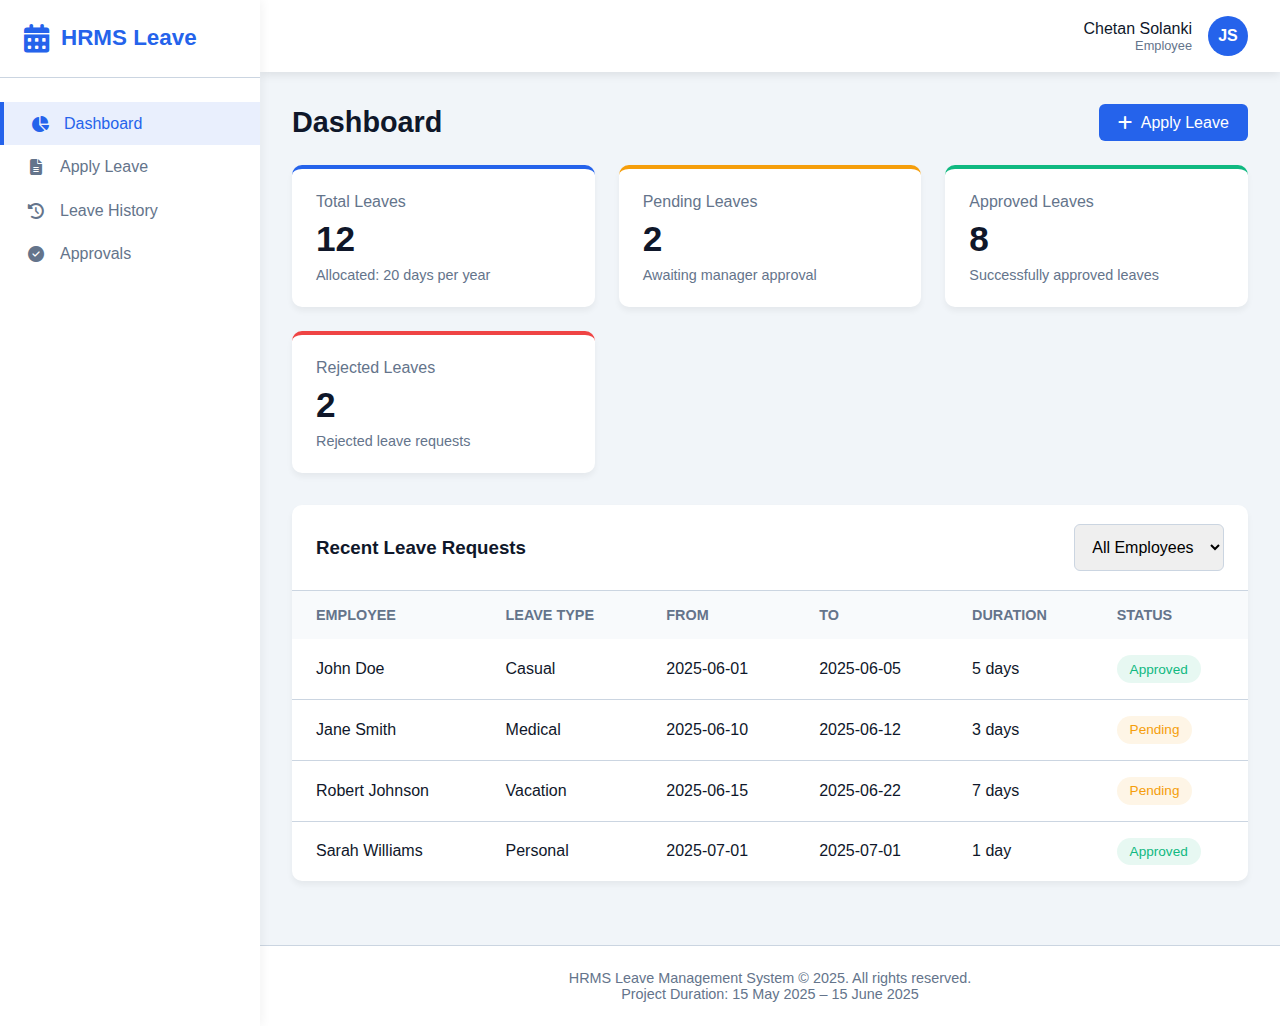
<file: index.html>
<!-- Folder: /hrms-leave-system/index.html -->
<!DOCTYPE html>
<html lang="en">
<head>
    <meta charset="UTF-8">
    <meta name="viewport" content="width=device-width, initial-scale=1.0">
    <title>HRMS - Dashboard</title>
    <link rel="stylesheet" href="style.css">
    <link rel="stylesheet" href="https://cdnjs.cloudflare.com/ajax/libs/font-awesome/6.4.0/css/all.min.css">
</head>
<body>
    <div class="app-container">
        <!-- Sidebar -->
        <div class="sidebar">
            <div class="logo">
                <i class="fas fa-calendar-alt"></i>
                <h1>HRMS Leave</h1>
            </div>
            
            <div class="nav-links">
                <a href="index.html" class="nav-item active">
                    <i class="fas fa-chart-pie"></i>
                    <span>Dashboard</span>
                </a>
                <a href="applyLeave.html" class="nav-item">
                    <i class="fas fa-file-alt"></i>
                    <span>Apply Leave</span>
                </a>
                <a href="leaveHistory.html" class="nav-item">
                    <i class="fas fa-history"></i>
                    <span>Leave History</span>
                </a>
                <a href="approval.html" class="nav-item" id="approval-link">
                    <i class="fas fa-check-circle"></i>
                    <span>Approvals</span>
                </a>
            </div>
        </div>
        
        <!-- Main Content -->
        <div class="main-content">
            <header class="header">
                <div></div> <!-- Empty div for spacing -->
                
                <div class="user-section">
                    <div class="user-info">
                        <div class="name">Chetan Solanki</div>
                        <div class="role" id="user-role">Employee</div>
                    </div>
                    <div class="logout-dropdown">
                        <div class="avatar">JS</div>
                        <div class="dropdown-content">
                            <a href="#"><i class="fas fa-user"></i> Profile</a>
                            <a href="login.html"><i class="fas fa-sign-out-alt"></i> Logout</a>
                        </div>
                    </div>
                </div>
            </header>
            
            <div class="content">
                <!-- Dashboard Page -->
                <section id="dashboard-page" class="page fade-in">
                    <div class="page-title">
                        <h2>Dashboard</h2>
                        <a href="applyLeave.html" class="btn btn-primary">
                            <i class="fas fa-plus"></i> Apply Leave
                        </a>
                    </div>
                    
                    <div class="stats-container">
                        <div class="stat-card total">
                            <h3>Total Leaves</h3>
                            <div class="stat-value">12</div>
                            <div class="stat-detail">Allocated: 20 days per year</div>
                        </div>
                        
                        <div class="stat-card pending">
                            <h3>Pending Leaves</h3>
                            <div class="stat-value">2</div>
                            <div class="stat-detail">Awaiting manager approval</div>
                        </div>
                        
                        <div class="stat-card approved">
                            <h3>Approved Leaves</h3>
                            <div class="stat-value">8</div>
                            <div class="stat-detail">Successfully approved leaves</div>
                        </div>
                        
                        <div class="stat-card rejected">
                            <h3>Rejected Leaves</h3>
                            <div class="stat-value">2</div>
                            <div class="stat-detail">Rejected leave requests</div>
                        </div>
                    </div>
                    
                    <div class="table-container">
                        <div class="table-header">
                            <h3>Recent Leave Requests</h3>
                            <div class="actions">
                                <select>
                                    <option>All Employees</option>
                                    <option>My Team</option>
                                </select>
                            </div>
                        </div>
                        
                        <table>
                            <thead>
                                <tr>
                                    <th>Employee</th>
                                    <th>Leave Type</th>
                                    <th>From</th>
                                    <th>To</th>
                                    <th>Duration</th>
                                    <th>Status</th>
                                </tr>
                            </thead>
                            <tbody>
                                <tr>
                                    <td>John Doe</td>
                                    <td>Casual</td>
                                    <td>2025-06-01</td>
                                    <td>2025-06-05</td>
                                    <td>5 days</td>
                                    <td><span class="status status-approved">Approved</span></td>
                                </tr>
                                <tr>
                                    <td>Jane Smith</td>
                                    <td>Medical</td>
                                    <td>2025-06-10</td>
                                    <td>2025-06-12</td>
                                    <td>3 days</td>
                                    <td><span class="status status-pending">Pending</span></td>
                                </tr>
                                <tr>
                                    <td>Robert Johnson</td>
                                    <td>Vacation</td>
                                    <td>2025-06-15</td>
                                    <td>2025-06-22</td>
                                    <td>7 days</td>
                                    <td><span class="status status-pending">Pending</span></td>
                                </tr>
                                <tr>
                                    <td>Sarah Williams</td>
                                    <td>Personal</td>
                                    <td>2025-07-01</td>
                                    <td>2025-07-01</td>
                                    <td>1 day</td>
                                    <td><span class="status status-approved">Approved</span></td>
                                </tr>
                            </tbody>
                        </table>
                    </div>
                </section>
            </div>
            
            <footer class="footer">
                <p>HRMS Leave Management System &copy; 2025. All rights reserved.</p>
                <p>Project Duration: 15 May 2025 – 15 June 2025</p>
            </footer>
        </div>
    </div>
    
    <script src="employee.js"></script>
</body>
</html>
</file>
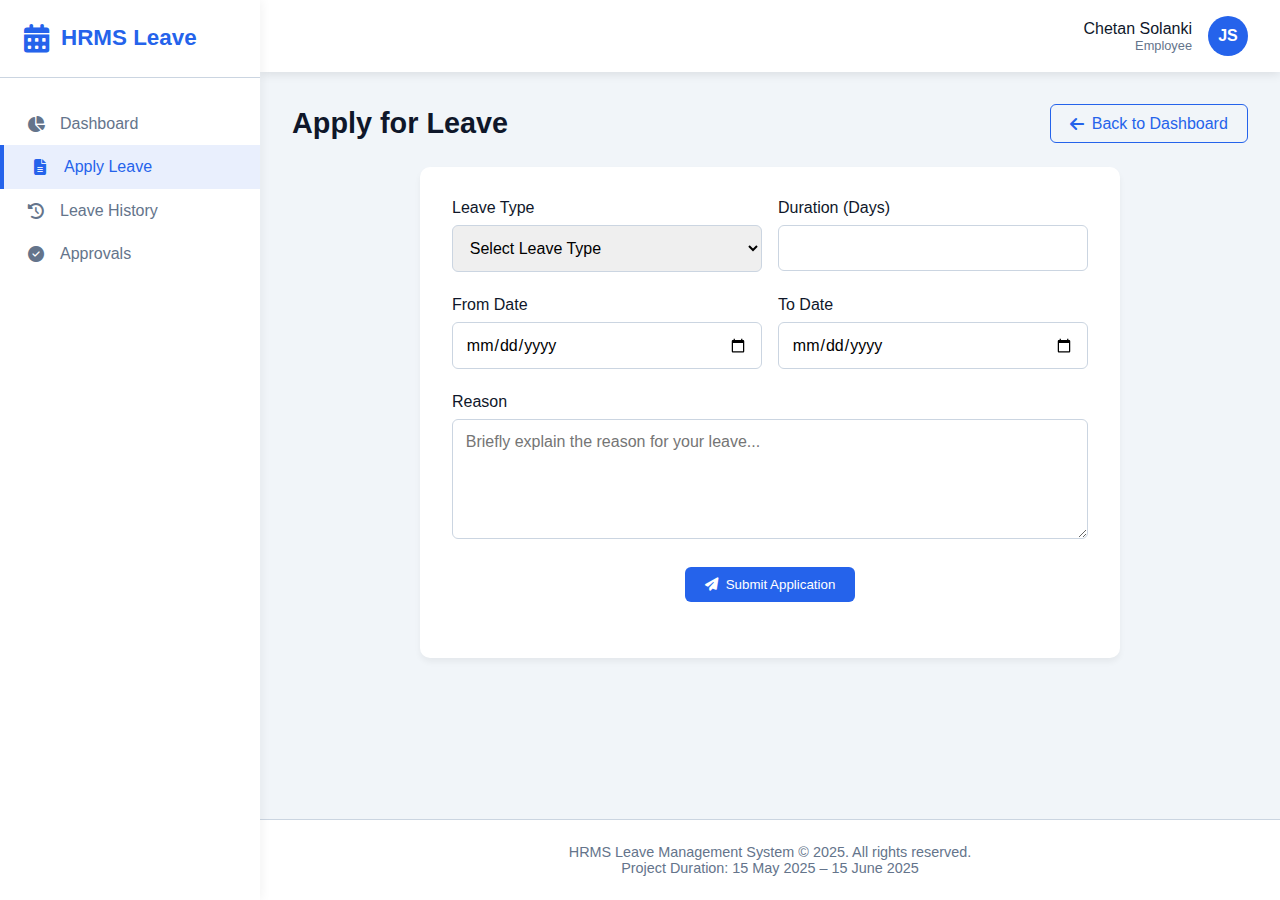
<file: applyLeave.html>
<!-- Folder: /hrms-leave-system/applyLeave.html -->
<!DOCTYPE html>
<html lang="en">
<head>
    <meta charset="UTF-8">
    <meta name="viewport" content="width=device-width, initial-scale=1.0">
    <title>HRMS - Apply Leave</title>
    <link rel="stylesheet" href="style.css">
    <link rel="stylesheet" href="https://cdnjs.cloudflare.com/ajax/libs/font-awesome/6.4.0/css/all.min.css">
</head>
<body>
    <div class="app-container">
        <!-- Sidebar -->
        <div class="sidebar">
            <div class="logo">
                <i class="fas fa-calendar-alt"></i>
                <h1>HRMS Leave</h1>
            </div>
            
            <div class="nav-links">
                <a href="index.html" class="nav-item">
                    <i class="fas fa-chart-pie"></i>
                    <span>Dashboard</span>
                </a>
                <a href="applyLeave.html" class="nav-item active">
                    <i class="fas fa-file-alt"></i>
                    <span>Apply Leave</span>
                </a>
                <a href="leaveHistory.html" class="nav-item">
                    <i class="fas fa-history"></i>
                    <span>Leave History</span>
                </a>
                <a href="approval.html" class="nav-item" id="approval-link">
                    <i class="fas fa-check-circle"></i>
                    <span>Approvals</span>
                </a>
            </div>
        </div>
        
        <!-- Main Content -->
        <div class="main-content">
            <header class="header">
                <div></div> <!-- Empty div for spacing -->
                
                <div class="user-section">
                    <div class="user-info">
                        <div class="name">Chetan Solanki</div>
                        <div class="role" id="user-role">Employee</div>
                    </div>
                    <div class="logout-dropdown">
                        <div class="avatar">JS</div>
                        <div class="dropdown-content">
                            <a href="#"><i class="fas fa-user"></i> Profile</a>
                            <a href="login.html"><i class="fas fa-sign-out-alt"></i> Logout</a>
                        </div>
                    </div>
                </div>
            </header>
            
            <div class="content">
                <!-- Apply Leave Page -->
                <section id="apply-leave-page" class="page fade-in">
                    <div class="page-title">
                        <h2>Apply for Leave</h2>
                        <a href="index.html" class="btn btn-outline">
                            <i class="fas fa-arrow-left"></i> Back to Dashboard
                        </a>
                    </div>
                    
                    <div class="form-container">
                        <form id="leave-form">
                            <div class="form-row">
                                <div class="form-group">
                                    <label for="leave-type">Leave Type</label>
                                    <select id="leave-type" required>
                                        <option value="">Select Leave Type</option>
                                        <option value="casual">Casual Leave</option>
                                        <option value="sick">Sick Leave</option>
                                        <option value="vacation">Vacation</option>
                                        <option value="personal">Personal Leave</option>
                                        <option value="maternity">Maternity Leave</option>
                                        <option value="paternity">Paternity Leave</option>
                                    </select>
                                </div>
                                
                                <div class="form-group">
                                    <label for="duration">Duration (Days)</label>
                                    <input type="number" id="duration" min="0.5" max="30" step="0.5" required>
                                </div>
                            </div>
                            
                            <div class="form-row">
                                <div class="form-group">
                                    <label for="from-date">From Date</label>
                                    <input type="date" id="from-date" required>
                                </div>
                                
                                <div class="form-group">
                                    <label for="to-date">To Date</label>
                                    <input type="date" id="to-date" required>
                                </div>
                            </div>
                            
                            <div class="form-group">
                                <label for="reason">Reason</label>
                                <textarea id="reason" placeholder="Briefly explain the reason for your leave..." required></textarea>
                            </div>
                            
                            <div class="form-group text-center">
                                <button type="submit" class="btn btn-primary">
                                    <i class="fas fa-paper-plane"></i> Submit Application
                                </button>
                            </div>
                        </form>
                    </div>
                </section>
            </div>
            
            <footer class="footer">
                <p>HRMS Leave Management System &copy; 2025. All rights reserved.</p>
                <p>Project Duration: 15 May 2025 – 15 June 2025</p>
            </footer>
        </div>
    </div>
    
    <script src="employee.js"></script>
</body>
</html>
</file>
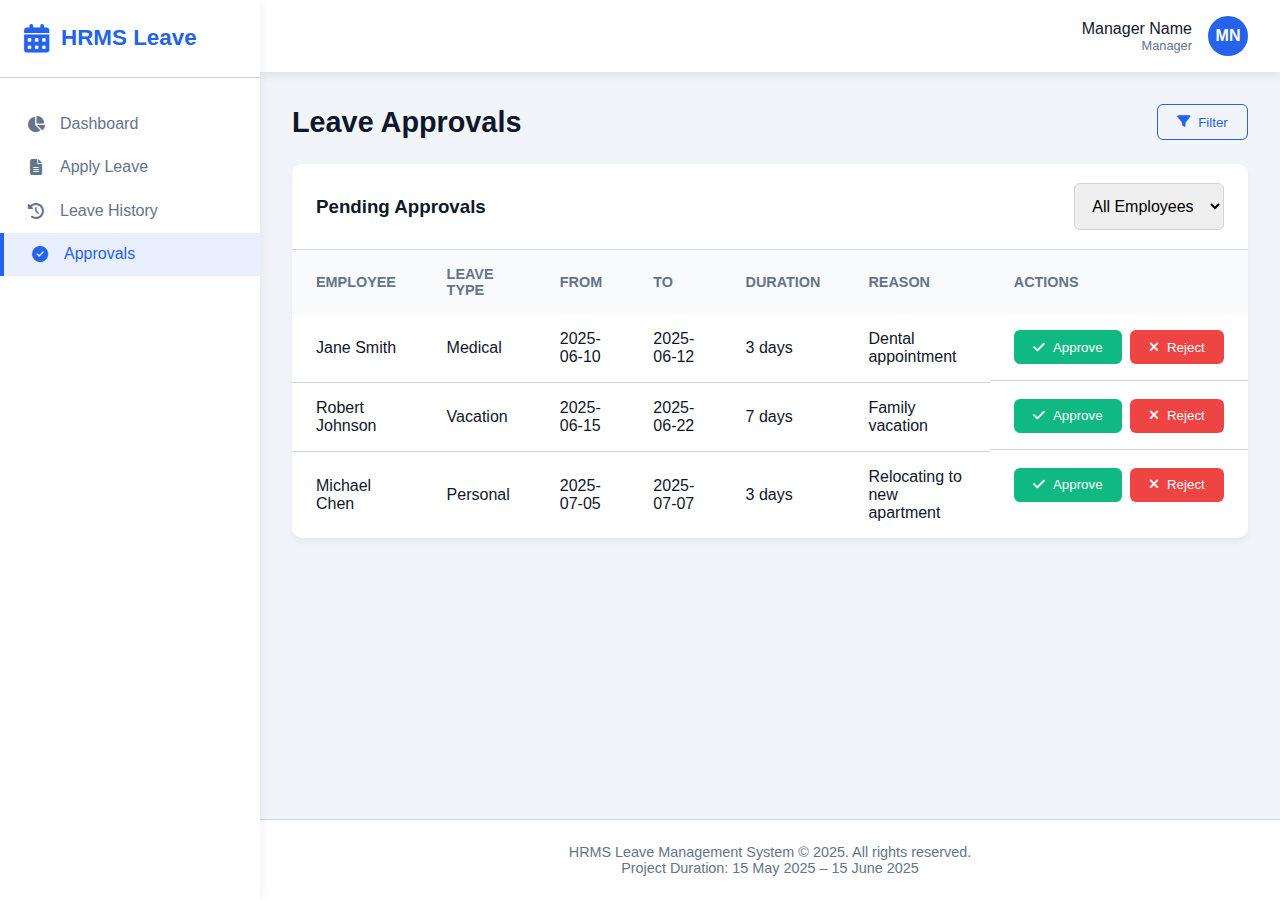
<file: approval.html>
<!-- Folder: /hrms-leave-system/approval.html -->
<!DOCTYPE html>
<html lang="en">
<head>
    <meta charset="UTF-8">
    <meta name="viewport" content="width=device-width, initial-scale=1.0">
    <title>HRMS - Leave Approvals</title>
    <link rel="stylesheet" href="style.css">
    <link rel="stylesheet" href="https://cdnjs.cloudflare.com/ajax/libs/font-awesome/6.4.0/css/all.min.css">
</head>
<body>
    <div class="app-container">
        <!-- Sidebar -->
        <div class="sidebar">
            <div class="logo">
                <i class="fas fa-calendar-alt"></i>
                <h1>HRMS Leave</h1>
            </div>
            
            <div class="nav-links">
                <a href="index.html" class="nav-item">
                    <i class="fas fa-chart-pie"></i>
                    <span>Dashboard</span>
                </a>
                <a href="applyLeave.html" class="nav-item">
                    <i class="fas fa-file-alt"></i>
                    <span>Apply Leave</span>
                </a>
                <a href="leaveHistory.html" class="nav-item">
                    <i class="fas fa-history"></i>
                    <span>Leave History</span>
                </a>
                <a href="approval.html" class="nav-item active" id="approval-link">
                    <i class="fas fa-check-circle"></i>
                    <span>Approvals</span>
                </a>
            </div>
        </div>
        
        <!-- Main Content -->
        <div class="main-content">
            <header class="header">
                <div></div> <!-- Empty div for spacing -->
                
                <div class="user-section">
                    <div class="user-info">
                        <div class="name">Manager Name</div>
                        <div class="role" id="user-role">Manager</div>
                    </div>
                    <div class="logout-dropdown">
                        <div class="avatar">MN</div>
                        <div class="dropdown-content">
                            <a href="#"><i class="fas fa-user"></i> Profile</a>
                            <a href="login.html"><i class="fas fa-sign-out-alt"></i> Logout</a>
                        </div>
                    </div>
                </div>
            </header>
            
            <div class="content">
                <!-- Approval Page -->
                <section id="approval-page" class="page fade-in">
                    <div class="page-title">
                        <h2>Leave Approvals</h2>
                        <div class="actions">
                            <button class="btn btn-outline">
                                <i class="fas fa-filter"></i> Filter
                            </button>
                        </div>
                    </div>
                    
                    <div class="table-container">
                        <div class="table-header">
                            <h3>Pending Approvals</h3>
                            <div class="actions">
                                <select id="approval-filter">
                                    <option value="all">All Employees</option>
                                    <option value="team">My Team</option>
                                </select>
                            </div>
                        </div>
                        
                        <table>
                            <thead>
                                <tr>
                                    <th>Employee</th>
                                    <th>Leave Type</th>
                                    <th>From</th>
                                    <th>To</th>
                                    <th>Duration</th>
                                    <th>Reason</th>
                                    <th>Actions</th>
                                </tr>
                            </thead>
                            <tbody id="approvals-table-body">
                                <tr>
                                    <td>Jane Smith</td>
                                    <td>Medical</td>
                                    <td>2025-06-10</td>
                                    <td>2025-06-12</td>
                                    <td>3 days</td>
                                    <td>Dental appointment</td>
                                    <td class="action-cell">
                                        <button class="btn btn-success approve-btn" data-id="1">
                                            <i class="fas fa-check"></i> Approve
                                        </button>
                                        <button class="btn btn-danger reject-btn" data-id="1">
                                            <i class="fas fa-times"></i> Reject
                                        </button>
                                    </td>
                                </tr>
                                <tr>
                                    <td>Robert Johnson</td>
                                    <td>Vacation</td>
                                    <td>2025-06-15</td>
                                    <td>2025-06-22</td>
                                    <td>7 days</td>
                                    <td>Family vacation</td>
                                    <td class="action-cell">
                                        <button class="btn btn-success approve-btn" data-id="2">
                                            <i class="fas fa-check"></i> Approve
                                        </button>
                                        <button class="btn btn-danger reject-btn" data-id="2">
                                            <i class="fas fa-times"></i> Reject
                                        </button>
                                    </td>
                                </tr>
                                <tr>
                                    <td>Michael Chen</td>
                                    <td>Personal</td>
                                    <td>2025-07-05</td>
                                    <td>2025-07-07</td>
                                    <td>3 days</td>
                                    <td>Relocating to new apartment</td>
                                    <td class="action-cell">
                                        <button class="btn btn-success approve-btn" data-id="3">
                                            <i class="fas fa-check"></i> Approve
                                        </button>
                                        <button class="btn btn-danger reject-btn" data-id="3">
                                            <i class="fas fa-times"></i> Reject
                                        </button>
                                    </td>
                                </tr>
                            </tbody>
                        </table>
                    </div>
                </section>
            </div>
            
            <footer class="footer">
                <p>HRMS Leave Management System &copy; 2025. All rights reserved.</p>
                <p>Project Duration: 15 May 2025 – 15 June 2025</p>
            </footer>
        </div>
    </div>
    
    <!-- Notification -->
    <div class="notification" id="notification">
        <i class="fas fa-check-circle"></i>
        <span id="notification-text">Leave request approved successfully!</span>
    </div>
    
    <script src="manager.js"></script>
</body>
</html>
</file>
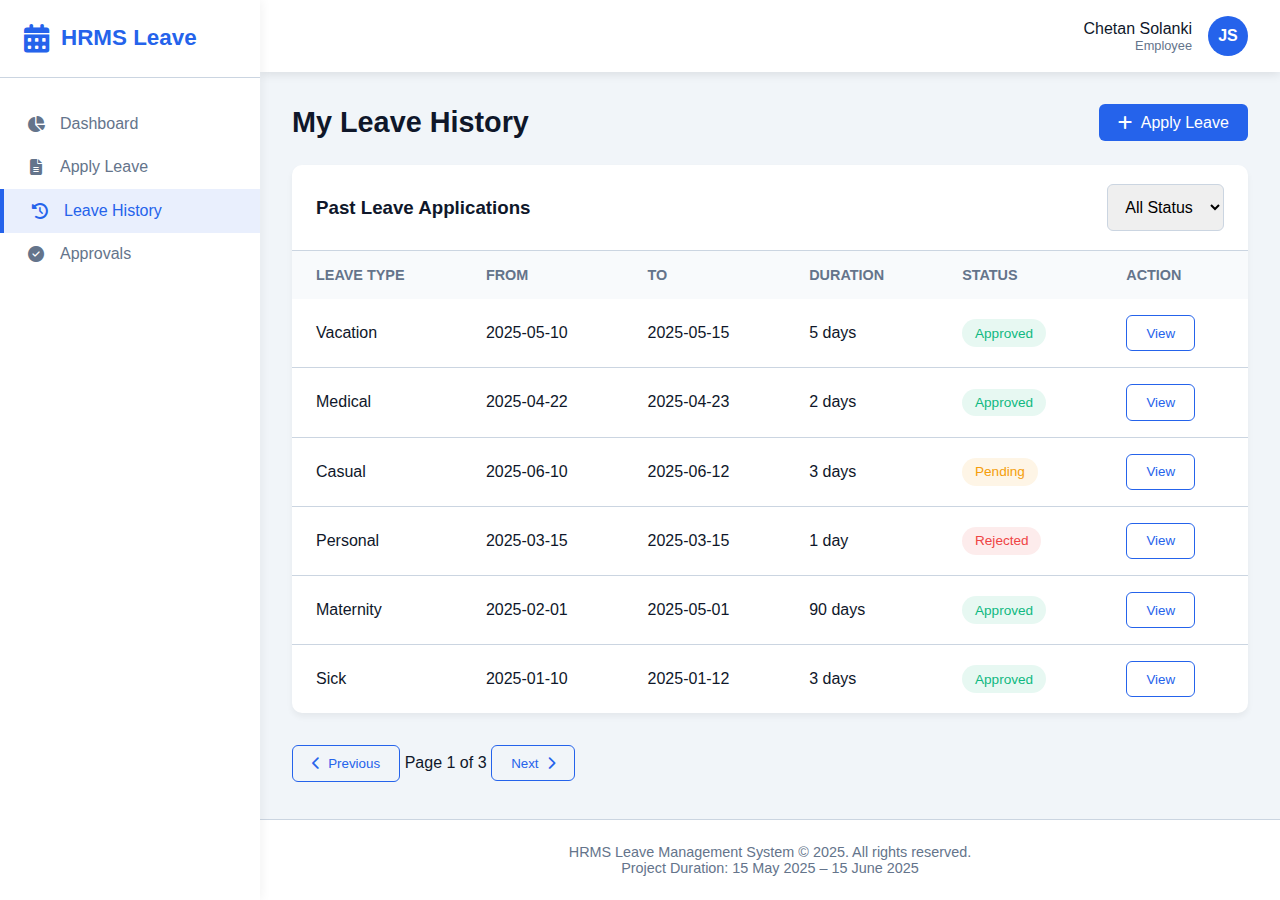
<file: leaveHistory.html>
<!-- Folder: /hrms-leave-system/leaveHistory.html -->
<!DOCTYPE html>
<html lang="en">
<head>
    <meta charset="UTF-8">
    <meta name="viewport" content="width=device-width, initial-scale=1.0">
    <title>HRMS - Leave History</title>
    <link rel="stylesheet" href="style.css">
    <link rel="stylesheet" href="https://cdnjs.cloudflare.com/ajax/libs/font-awesome/6.4.0/css/all.min.css">
</head>
<body>
    <div class="app-container">
        <!-- Sidebar -->
        <div class="sidebar">
            <div class="logo">
                <i class="fas fa-calendar-alt"></i>
                <h1>HRMS Leave</h1>
            </div>
            
            <div class="nav-links">
                <a href="index.html" class="nav-item">
                    <i class="fas fa-chart-pie"></i>
                    <span>Dashboard</span>
                </a>
                <a href="applyLeave.html" class="nav-item">
                    <i class="fas fa-file-alt"></i>
                    <span>Apply Leave</span>
                </a>
                <a href="leaveHistory.html" class="nav-item active">
                    <i class="fas fa-history"></i>
                    <span>Leave History</span>
                </a>
                <a href="approval.html" class="nav-item" id="approval-link">
                    <i class="fas fa-check-circle"></i>
                    <span>Approvals</span>
                </a>
            </div>
        </div>
        
        <!-- Main Content -->
        <div class="main-content">
            <header class="header">
                <div></div> <!-- Empty div for spacing -->
                
                <div class="user-section">
                    <div class="user-info">
                        <div class="name">Chetan Solanki</div>
                        <div class="role" id="user-role">Employee</div>
                    </div>
                    <div class="logout-dropdown">
                        <div class="avatar">JS</div>
                        <div class="dropdown-content">
                            <a href="#"><i class="fas fa-user"></i> Profile</a>
                            <a href="login.html"><i class="fas fa-sign-out-alt"></i> Logout</a>
                        </div>
                    </div>
                </div>
            </header>
            
            <div class="content">
                <!-- Leave History Page -->
                <section id="leave-history-page" class="page fade-in">
                    <div class="page-title">
                        <h2>My Leave History</h2>
                        <a href="applyLeave.html" class="btn btn-primary">
                            <i class="fas fa-plus"></i> Apply Leave
                        </a>
                    </div>
                    
                    <div class="table-container">
                        <div class="table-header">
                            <h3>Past Leave Applications</h3>
                            <div class="actions">
                                <select id="history-filter">
                                    <option value="all">All Status</option>
                                    <option value="pending">Pending</option>
                                    <option value="approved">Approved</option>
                                    <option value="rejected">Rejected</option>
                                </select>
                            </div>
                        </div>
                        
                        <table>
                            <thead>
                                <tr>
                                    <th>Leave Type</th>
                                    <th>From</th>
                                    <th>To</th>
                                    <th>Duration</th>
                                    <th>Status</th>
                                    <th>Action</th>
                                </tr>
                            </thead>
                            <tbody id="leave-history-body">
                                <tr>
                                    <td>Vacation</td>
                                    <td>2025-05-10</td>
                                    <td>2025-05-15</td>
                                    <td>5 days</td>
                                    <td><span class="status status-approved">Approved</span></td>
                                    <td><button class="btn btn-outline">View</button></td>
                                </tr>
                                <tr>
                                    <td>Medical</td>
                                    <td>2025-04-22</td>
                                    <td>2025-04-23</td>
                                    <td>2 days</td>
                                    <td><span class="status status-approved">Approved</span></td>
                                    <td><button class="btn btn-outline">View</button></td>
                                </tr>
                                <tr>
                                    <td>Casual</td>
                                    <td>2025-06-10</td>
                                    <td>2025-06-12</td>
                                    <td>3 days</td>
                                    <td><span class="status status-pending">Pending</span></td>
                                    <td><button class="btn btn-outline">View</button></td>
                                </tr>
                                <tr>
                                    <td>Personal</td>
                                    <td>2025-03-15</td>
                                    <td>2025-03-15</td>
                                    <td>1 day</td>
                                    <td><span class="status status-rejected">Rejected</span></td>
                                    <td><button class="btn btn-outline">View</button></td>
                                </tr>
                                <tr>
                                    <td>Maternity</td>
                                    <td>2025-02-01</td>
                                    <td>2025-05-01</td>
                                    <td>90 days</td>
                                    <td><span class="status status-approved">Approved</span></td>
                                    <td><button class="btn btn-outline">View</button></td>
                                </tr>
                                <tr>
                                    <td>Sick</td>
                                    <td>2025-01-10</td>
                                    <td>2025-01-12</td>
                                    <td>3 days</td>
                                    <td><span class="status status-approved">Approved</span></td>
                                    <td><button class="btn btn-outline">View</button></td>
                                </tr>
                            </tbody>
                        </table>
                    </div>
                    
                    <div class="pagination">
                        <button class="btn btn-outline"><i class="fas fa-chevron-left"></i> Previous</button>
                        <span>Page 1 of 3</span>
                        <button class="btn btn-outline">Next <i class="fas fa-chevron-right"></i></button>
                    </div>
                </section>
            </div>
            
            <footer class="footer">
                <p>HRMS Leave Management System &copy; 2025. All rights reserved.</p>
                <p>Project Duration: 15 May 2025 – 15 June 2025</p>
            </footer>
        </div>
    </div>
    
    <script src="employee.js"></script>
    <script>
        // Filter functionality for leave history
        document.getElementById('history-filter').addEventListener('change', function() {
            const filterValue = this.value;
            const rows = document.querySelectorAll('#leave-history-body tr');
            
            rows.forEach(row => {
                const status = row.querySelector('.status').classList[1];
                const statusType = status.split('-')[1];
                
                if (filterValue === 'all' || statusType === filterValue) {
                    row.style.display = '';
                } else {
                    row.style.display = 'none';
                }
            });
        });
        
        // Initialize logout dropdown
        const logoutDropdown = document.querySelector('.logout-dropdown');
        if (logoutDropdown) {
            logoutDropdown.addEventListener('mouseenter', function() {
                this.querySelector('.dropdown-content').style.display = 'block';
            });
            
            logoutDropdown.addEventListener('mouseleave', function() {
                this.querySelector('.dropdown-content').style.display = 'none';
            });
        }
    </script>
</body>
</html>
</file>
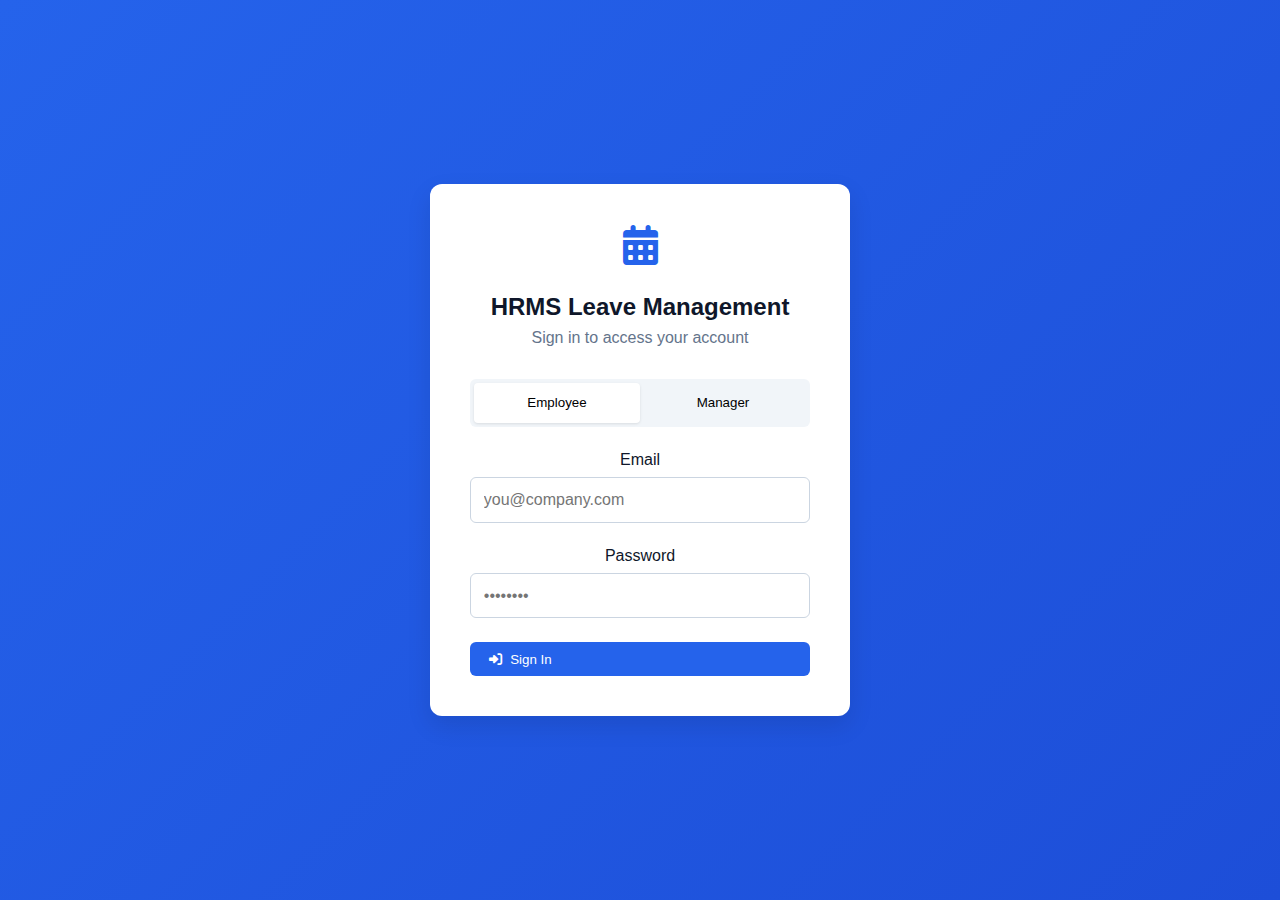
<file: login.html>
<!-- Folder: /hrms-leave-system/login.html -->
<!DOCTYPE html>
<html lang="en">
<head>
    <meta charset="UTF-8">
    <meta name="viewport" content="width=device-width, initial-scale=1.0">
    <title>HRMS - Login</title>
    <link rel="stylesheet" href="style.css">
    <link rel="stylesheet" href="https://cdnjs.cloudflare.com/ajax/libs/font-awesome/6.4.0/css/all.min.css">
</head>
<body>
    <section class="login-container">
        <div class="login-card fade-in">
            <div class="login-logo">
                <i class="fas fa-calendar-alt"></i>
            </div>
            <h2>HRMS Leave Management</h2>
            <p>Sign in to access your account</p>
            
            <div class="role-toggle">
                <button class="role-btn active" id="employee-btn">Employee</button>
                <button class="role-btn" id="manager-btn">Manager</button>
            </div>
            
            <form id="login-form">
                <div class="form-group">
                    <label for="email">Email</label>
                    <input type="email" id="email" placeholder="you@company.com" required>
                </div>
                
                <div class="form-group">
                    <label for="password">Password</label>
                    <input type="password" id="password" placeholder="••••••••" required>
                </div>
                
                <button type="submit" class="btn btn-primary" style="width: 100%;">
                    <i class="fas fa-sign-in-alt"></i> Sign In
                </button>
            </form>
        </div>
    </section>
    
    <!-- Common.js is now included below -->
    <script>
        // Folder: /hrms-leave-system/common.js
        document.addEventListener('DOMContentLoaded', function() {
            // Get DOM elements
            const loginForm = document.getElementById('login-form');
            const employeeBtn = document.getElementById('employee-btn');
            const managerBtn = document.getElementById('manager-btn');
            
            // Set active role
            employeeBtn.classList.add('active');
            
            // Role toggle functionality
            employeeBtn.addEventListener('click', function() {
                employeeBtn.classList.add('active');
                managerBtn.classList.remove('active');
            });
            
            managerBtn.addEventListener('click', function() {
                managerBtn.classList.add('active');
                employeeBtn.classList.remove('active');
            });
            
            // Login form submission
            if (loginForm) {
                loginForm.addEventListener('submit', function(e) {
                    e.preventDefault();
                    
                    // Get form values
                    const email = document.getElementById('email').value;
                    const password = document.getElementById('password').value;
                    const isManager = managerBtn.classList.contains('active');
                    
                    // Simple validation
                    if (!email || !password) {
                        showNotification('Please enter both email and password', 'error');
                        return;
                    }
                    
                    // Simulate authentication
                    if (isManager) {
                        // Redirect to approval page for managers
                        window.location.href = 'approval.html';
                    } else {
                        // Redirect to dashboard for employees
                        window.location.href = 'index.html';
                    }
                    
                    // Show success message
                    showNotification('Login successful! Redirecting...', 'success');
                });
            }
        });
        
        // Show notification function
        function showNotification(message, type) {
            // Remove existing notifications
            const existingNotifications = document.querySelectorAll('.notification');
            existingNotifications.forEach(n => n.remove());
            
            // Create new notification
            const notification = document.createElement('div');
            notification.className = `notification ${type} show`;
            notification.innerHTML = `
                <i class="fas fa-${type === 'success' ? 'check-circle' : 'exclamation-circle'}"></i>
                <span>${message}</span>
            `;
            
            document.body.appendChild(notification);
            
            // Auto-remove notification after 3 seconds
            setTimeout(() => {
                notification.classList.remove('show');
                setTimeout(() => {
                    notification.remove();
                }, 300);
            }, 3000);
        }
    </script>
</body>
</html>
</file>
<file: style.css>
/* Folder: /hrms-leave-system/style.css */
:root {
    --primary: #2563eb;
    --primary-dark: #1d4ed8;
    --secondary: #64748b;
    --success: #10b981;
    --warning: #f59e0b;
    --danger: #ef4444;
    --light: #f8fafc;
    --dark: #0f172a;
    --gray: #e2e8f0;
    --border: #cbd5e1;
    --card-shadow: 0 4px 6px rgba(0, 0, 0, 0.05);
    --sidebar-width: 260px;
}

* {
    margin: 0;
    padding: 0;
    box-sizing: border-box;
    font-family: 'Segoe UI', Tahoma, Geneva, Verdana, sans-serif;
}

body {
    background-color: #f1f5f9;
    color: var(--dark);
    min-height: 100vh;
    display: flex;
    flex-direction: column;
}

/* Layout */
.app-container {
    display: flex;
    min-height: 100vh;
}

/* Sidebar */
.sidebar {
    width: var(--sidebar-width);
    background-color: white;
    box-shadow: 2px 0 10px rgba(0, 0, 0, 0.05);
    padding: 1.5rem 0;
    display: flex;
    flex-direction: column;
    z-index: 100;
}

.logo {
    padding: 0 1.5rem 1.5rem;
    display: flex;
    align-items: center;
    gap: 12px;
    border-bottom: 1px solid var(--border);
    margin-bottom: 1.5rem;
}

.logo i {
    font-size: 1.8rem;
    color: var(--primary);
}

.logo h1 {
    font-size: 1.4rem;
    color: var(--primary);
}

.nav-links {
    flex: 1;
}

.nav-item {
    display: flex;
    align-items: center;
    padding: 0.8rem 1.5rem;
    text-decoration: none;
    color: var(--secondary);
    font-weight: 500;
    transition: all 0.3s ease;
}

.nav-item:hover, .nav-item.active {
    color: var(--primary);
    background-color: rgba(37, 99, 235, 0.1);
    border-left: 4px solid var(--primary);
}

.nav-item i {
    margin-right: 12px;
    width: 24px;
    text-align: center;
}

/* Main Content */
.main-content {
    flex: 1;
    display: flex;
    flex-direction: column;
}

/* Header */
.header {
    background-color: white;
    box-shadow: 0 2px 10px rgba(0, 0, 0, 0.1);
    padding: 1rem 2rem;
    display: flex;
    justify-content: space-between;
    align-items: center;
}

.user-section {
    display: flex;
    align-items: center;
    gap: 1rem;
}

.user-info {
    text-align: right;
}

.user-info .role {
    font-size: 0.8rem;
    color: var(--secondary);
}

.avatar {
    width: 40px;
    height: 40px;
    border-radius: 50%;
    background-color: var(--primary);
    color: white;
    display: flex;
    align-items: center;
    justify-content: center;
    font-weight: bold;
    cursor: pointer;
}

/* Logout dropdown */
.logout-dropdown {
    position: relative;
}

.dropdown-content {
    display: none;
    position: absolute;
    right: 0;
    top: 50px;
    background-color: white;
    min-width: 160px;
    box-shadow: 0 8px 16px rgba(0,0,0,0.1);
    border-radius: 6px;
    z-index: 1;
    overflow: hidden;
}

.dropdown-content a {
    color: var(--dark);
    padding: 12px 16px;
    text-decoration: none;
    display: block;
    transition: background-color 0.3s;
}

.dropdown-content a:hover {
    background-color: var(--light);
}

.logout-dropdown:hover .dropdown-content {
    display: block;
}

/* Content Area */
.content {
    flex: 1;
    padding: 2rem;
    overflow-y: auto;
}

.page-title {
    margin-bottom: 1.5rem;
    display: flex;
    justify-content: space-between;
    align-items: center;
}

.page-title h2 {
    font-size: 1.8rem;
    color: var(--dark);
}

.btn {
    padding: 0.6rem 1.2rem;
    border-radius: 6px;
    border: none;
    font-weight: 500;
    cursor: pointer;
    transition: all 0.3s ease;
    display: inline-flex;
    align-items: center;
    gap: 8px;
    text-decoration: none;
}

.btn-primary {
    background-color: var(--primary);
    color: white;
}

.btn-primary:hover {
    background-color: var(--primary-dark);
}

.btn-success {
    background-color: var(--success);
    color: white;
}

.btn-success:hover {
    background-color: #0da271;
}

.btn-warning {
    background-color: var(--warning);
    color: white;
}

.btn-danger {
    background-color: var(--danger);
    color: white;
}

.btn-danger:hover {
    background-color: #dc2626;
}

.btn-outline {
    background-color: transparent;
    border: 1px solid var(--primary);
    color: var(--primary);
}

.btn-outline:hover {
    background-color: rgba(37, 99, 235, 0.1);
}

/* Dashboard Stats */
.stats-container {
    display: grid;
    grid-template-columns: repeat(auto-fit, minmax(280px, 1fr));
    gap: 1.5rem;
    margin-bottom: 2rem;
}

.stat-card {
    background-color: white;
    border-radius: 10px;
    padding: 1.5rem;
    box-shadow: var(--card-shadow);
    display: flex;
    flex-direction: column;
    gap: 0.5rem;
}

.stat-card h3 {
    font-size: 1rem;
    color: var(--secondary);
    font-weight: 500;
}

.stat-value {
    font-size: 2.2rem;
    font-weight: 700;
    color: var(--dark);
}

.stat-detail {
    font-size: 0.9rem;
    color: var(--secondary);
}

.stat-card.total {
    border-top: 4px solid var(--primary);
}

.stat-card.pending {
    border-top: 4px solid var(--warning);
}

.stat-card.approved {
    border-top: 4px solid var(--success);
}

.stat-card.rejected {
    border-top: 4px solid var(--danger);
}

/* Table Styles */
.table-container {
    background-color: white;
    border-radius: 10px;
    overflow: hidden;
    box-shadow: var(--card-shadow);
    margin-bottom: 2rem;
}

.table-header {
    padding: 1.2rem 1.5rem;
    border-bottom: 1px solid var(--border);
    display: flex;
    justify-content: space-between;
    align-items: center;
}

table {
    width: 100%;
    border-collapse: collapse;
}

thead {
    background-color: #f8fafc;
}

th {
    padding: 1rem 1.5rem;
    text-align: left;
    font-weight: 600;
    color: var(--secondary);
    font-size: 0.9rem;
    text-transform: uppercase;
}

td {
    padding: 1rem 1.5rem;
    border-bottom: 1px solid var(--border);
    color: var(--dark);
}

tr:last-child td {
    border-bottom: none;
}

.status {
    padding: 0.4rem 0.8rem;
    border-radius: 20px;
    font-size: 0.85rem;
    font-weight: 500;
    display: inline-block;
}

.status-pending {
    background-color: rgba(245, 158, 11, 0.1);
    color: var(--warning);
}

.status-approved {
    background-color: rgba(16, 185, 129, 0.1);
    color: var(--success);
}

.status-rejected {
    background-color: rgba(239, 68, 68, 0.1);
    color: var(--danger);
}

.action-cell {
    display: flex;
    gap: 8px;
}

/* Form Styles */
.form-container {
    background-color: white;
    border-radius: 10px;
    padding: 2rem;
    box-shadow: var(--card-shadow);
    max-width: 700px;
    margin: 0 auto;
}

.form-group {
    margin-bottom: 1.5rem;
}

label {
    display: block;
    margin-bottom: 0.5rem;
    font-weight: 500;
    color: var(--dark);
}

input, select, textarea {
    width: 100%;
    padding: 0.8rem;
    border: 1px solid var(--border);
    border-radius: 6px;
    font-size: 1rem;
}

textarea {
    min-height: 120px;
    resize: vertical;
}

.form-row {
    display: grid;
    grid-template-columns: 1fr 1fr;
    gap: 1rem;
}

/* Login Page */
.login-container {
    display: flex;
    justify-content: center;
    align-items: center;
    min-height: 100vh;
    padding: 1rem;
    background: linear-gradient(135deg, #2563eb, #1d4ed8);
}

.login-card {
    background-color: white;
    border-radius: 12px;
    box-shadow: 0 10px 25px rgba(0, 0, 0, 0.1);
    width: 100%;
    max-width: 420px;
    padding: 2.5rem;
    text-align: center;
}

.login-card h2 {
    color: var(--dark);
    margin-bottom: 0.5rem;
}

.login-card p {
    color: var(--secondary);
    margin-bottom: 2rem;
}

.login-logo {
    margin-bottom: 1.5rem;
    color: var(--primary);
    font-size: 2.5rem;
}

.role-toggle {
    display: flex;
    background-color: #f1f5f9;
    border-radius: 6px;
    margin-bottom: 1.5rem;
    padding: 4px;
}

.role-btn {
    flex: 1;
    padding: 0.8rem;
    border: none;
    background: none;
    border-radius: 4px;
    font-weight: 500;
    cursor: pointer;
}

.role-btn.active {
    background-color: white;
    box-shadow: 0 1px 3px rgba(0, 0, 0, 0.1);
}

/* Footer */
.footer {
    background-color: white;
    padding: 1.5rem 2rem;
    text-align: center;
    color: var(--secondary);
    font-size: 0.9rem;
    border-top: 1px solid var(--border);
}

/* Notification */
.notification {
    position: fixed;
    top: 20px;
    right: 20px;
    padding: 1rem 1.5rem;
    border-radius: 6px;
    color: white;
    font-weight: 500;
    box-shadow: 0 4px 6px rgba(0,0,0,0.1);
    z-index: 1000;
    display: flex;
    align-items: center;
    gap: 10px;
    transform: translateX(200%);
    transition: transform 0.3s ease-in-out;
}

.notification.show {
    transform: translateX(0);
}

.notification.success {
    background-color: var(--success);
}

.notification.error {
    background-color: var(--danger);
}

/* Responsive Design */
@media (max-width: 992px) {
    .sidebar {
        width: 70px;
        overflow: hidden;
    }
    
    .logo h1, .nav-item span {
        display: none;
    }
    
    .logo {
        justify-content: center;
        padding: 1rem 0.5rem;
    }
    
    .nav-item {
        justify-content: center;
        padding: 1rem 0;
    }
    
    .nav-item i {
        margin-right: 0;
    }
}

@media (max-width: 768px) {
    .form-row {
        grid-template-columns: 1fr;
    }
    
    .stats-container {
        grid-template-columns: 1fr;
    }
    
    .app-container {
        flex-direction: column;
    }
    
    .sidebar {
        width: 100%;
        flex-direction: row;
        padding: 0;
        height: 60px;
        overflow: auto;
    }
    
    .logo {
        padding: 0 1rem;
        border-bottom: none;
        border-right: 1px solid var(--border);
        margin-bottom: 0;
    }
    
    .nav-links {
        display: flex;
        overflow-x: auto;
    }
    
    .nav-item {
        padding: 0 1.5rem;
        white-space: nowrap;
        border-left: none;
        border-bottom: 4px solid transparent;
    }
    
    .nav-item.active {
        border-left: none;
        border-bottom: 4px solid var(--primary);
    }
    
    .content {
        padding: 1rem;
    }
}

@media (max-width: 576px) {
    .action-cell {
        flex-direction: column;
    }
    
    .table-header {
        flex-direction: column;
        align-items: flex-start;
        gap: 1rem;
    }
    
    .page-title {
        flex-direction: column;
        align-items: flex-start;
        gap: 1rem;
    }
    
    th, td {
        padding: 0.8rem;
    }
    
    .header {
        padding: 1rem;
    }
}

/* Utility Classes */
.hidden {
    display: none;
}

.text-center {
    text-align: center;
}

.mb-3 {
    margin-bottom: 1.5rem;
}

/* Animation */
@keyframes fadeIn {
    from { opacity: 0; transform: translateY(10px); }
    to { opacity: 1; transform: translateY(0); }
}

.fade-in {
    animation: fadeIn 0.5s ease-out;
}
</file>
